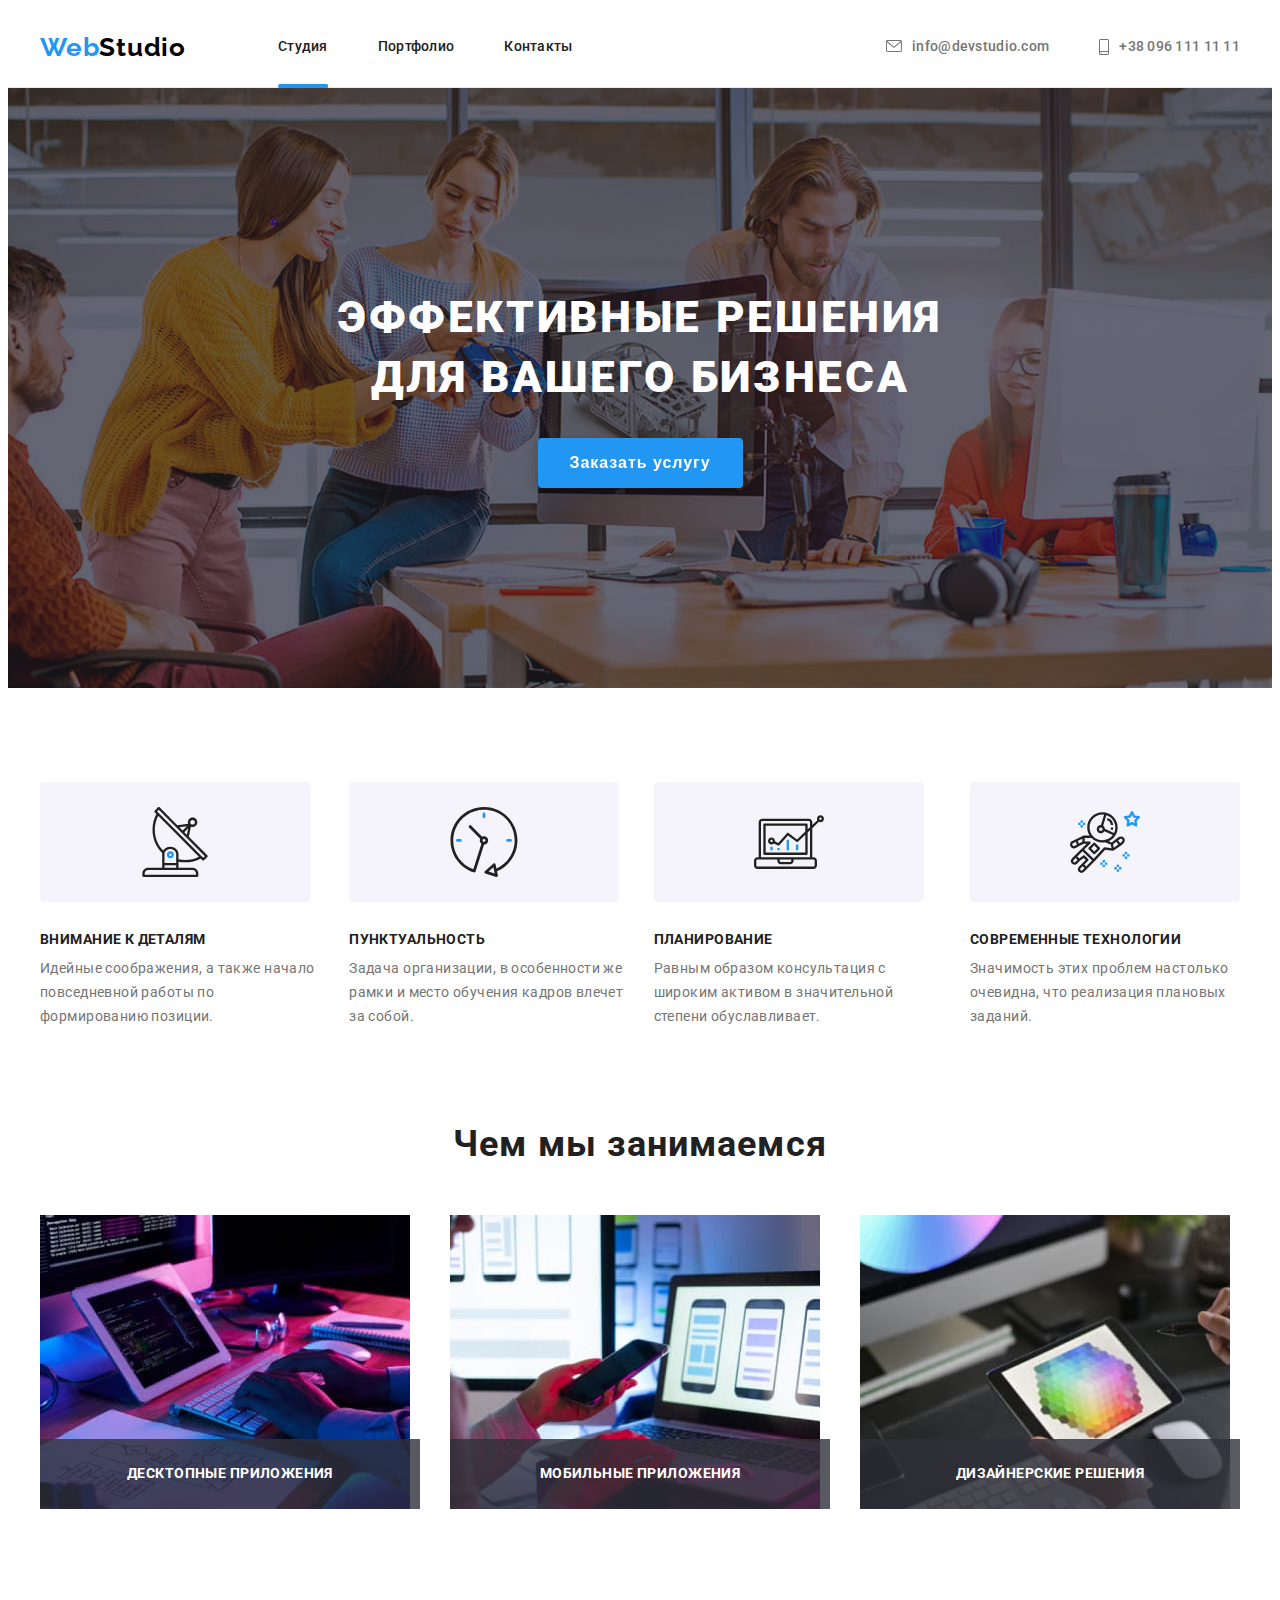
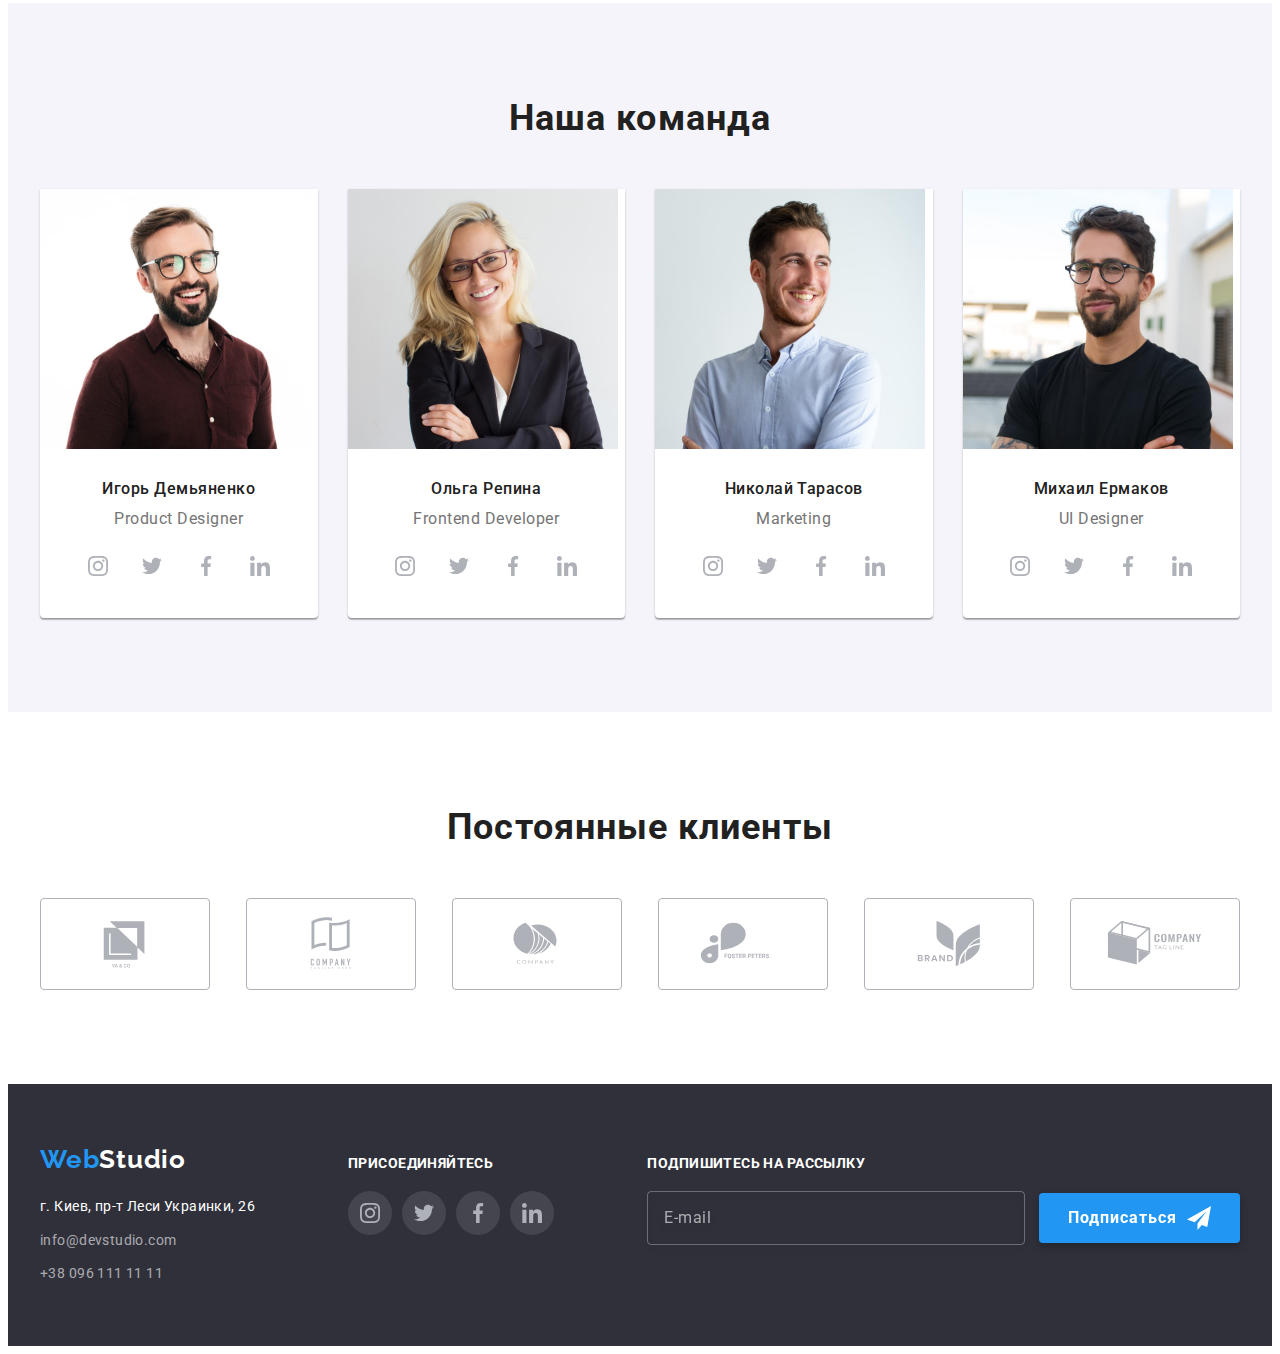
<file: index.html>
<!DOCTYPE html>
<html lang="ru">
<head>
    <meta charset="UTF-8">
    <meta http-equiv="X-UA-Compatible" content="IE=edge">
    <meta name="viewport" content="width=device-width, initial-scale=1.0">
    <title>Document</title>
    <link rel="preconnect" href="https://fonts.googleapis.com">
    <link rel="preconnect" href="https://fonts.gstatic.com" crossorigin>
    <link href="https://fonts.googleapis.com/css2?family=Raleway:wght@700&family=Roboto:wght@400;500;700;900&display=swap"
        rel="stylesheet">
    <link rel="stylesheet" href="https://cdnjs.cloudflare.com/ajax/libs/modern-normalize/1.1.0/modern-normalize.min.css"
        integrity="sha512-wpPYUAdjBVSE4KJnH1VR1HeZfpl1ub8YT/NKx4PuQ5NmX2tKuGu6U/JRp5y+Y8XG2tV+wKQpNHVUX03MfMFn9Q=="
        crossorigin="anonymous" referrerpolicy="no-referrer" />
    <link rel="stylesheet" href="./css/style.css">
</head>
<body>

    <!-- header -->
    <header class="header">
        <div class="container header-container">
            <nav class="navigation">       
                <a class="logo-accent link" href="/">Web<span class="logo-header">Studio</span></a>
                <ul class="nav-list list">
                    <li class="nav-list-item">
                        <a class="nav-list-link nav-list-active link" href="">Студия</a>
                    </li>
                    <li class="nav-list-item">
                        <a class="nav-list-link link" href="portfolio.html">Портфолио</a>
                    </li>
                    <li class="nav-list-item">
                        <a class="nav-list-link link" href="">Контакты</a>
                    </li>
                </ul>
            </nav>
            <ul class="contact list">
                <li class="contact-item">
                    <a class="contact-mail-link link" href="mailto:info@devstudio.com">
                        <svg class="icon-envelope" width="16" height="14">
                            <use href="./images/icons.svg#icon-envelope"></use>
                        </svg>info@devstudio.com
                    </a>
                </li>
                <li class="contact-item">
                    <a class="contact-tel-link link" href="tel:+380961111111">
                        <svg class="icon-smartphone" width="10" height="16">
                        <use href="./images/icons.svg#icon-smartphone"></use>
                    </svg>+38 096 111 11 11</a>
                </li>
            </ul>
        </div>
    </header>

    <main>
        <!-- hero -->
        <section class="hero">
            <div class="container">
                <h1 class="hero-title">Эффективные решения <br> для вашего бизнеса</h1>
                <button class="hero-btn" type="button" data-modal-open>Заказать услугу</button>
            </div>
        </section>

        <!-- Наши преимущества -->
        <section class="section">
            <div class="container">
                <h2 class="visually-hidden">Наши преимущества</h2>
                <ul class="advantage-list list">
                    <li class="advantage-list-item">
                        <div class="icon-advantage">
                            <svg width="70" height="70">
                            <use href="./images/icons.svg#icon-antenna"></use>
                        </svg></div>
                        <h3 class="advantage-title">Внимание к деталям</h3>
                        <p class="advantage-text">Идейные соображения, а также начало повседневной работы по формированию позиции.</p>
                    </li>
                    <li class="advantage-list-item">
                        <div class="icon-advantage">
                            <svg width="70" height="70">
                                <use href="./images/icons.svg#icon-clock"></use>
                            </svg>
                        </div>
                        <h3 class="advantage-title">Пунктуальность</h3>
                        <p class="advantage-text">Задача организации, в особенности же рамки и место обучения кадров влечет за собой.</p>
                    </li>
                    <li class="advantage-list-item">
                        <div class="icon-advantage">
                            <svg width="70" height="70">
                                <use href="./images/icons.svg#icon-diagram"></use>
                            </svg>
                        </div>
                        <h3 class="advantage-title">Планирование</h3>
                        <p class="advantage-text">Равным образом консультация с широким активом в значительной степени обуславливает.</p>
                    </li>
                    <li class="advantage-list-item">
                        <div class="icon-advantage">
                            <svg width="70" height="70">
                                <use href="./images/icons.svg#icon-astronaut"></use>
                            </svg>
                        </div>
                        <h3 class="advantage-title">Современные технологии</h3>
                        <p class="advantage-text">Значимость этих проблем настолько очевидна, что реализация плановых заданий.</p>
                    </li>
                </ul>
            </div>
        </section>

        <!-- Чем мы занимаемся -->
        <section class="section our-work-section">
            <div class="container">
                <h2 class="our-work ">Чем мы занимаемся</h2>
                <ul class="our-work-list list">
                    <li class="our-work-item">
                        <img src="./images/box1.jpg" alt="Компьютер" width="370">
                        <h3 class="our-work-label">Десктопные приложения</h3>
                    </li>
                    <li class="our-work-item">
                        <img src="./images/box2.jpg" alt="Компьютер" width="370">
                        <h3 class="our-work-label">Мобильные приложения</h3>
                    </li>
                    <li class="our-work-item">
                        <img src="./images/box3.jpg" alt="Компьютер" width="370">
                        <h3 class="our-work-label">Дизайнерские решения</h3>
                    </li>
                </ul>
            </div>
        </section>

        <!-- Наша команда -->
        <section class="section our-team-section">
            <div class="container">
                <h2 class="our-team">Наша команда</h2>
                <ul class="our-team-list list">
                    <li class="our-team-item">
                       <img src="./images/photo1.jpg" alt="Дизайнер продукта" width="270">
                       <div class="our-team-person">
                           <h3 class="our-team-name">Игорь Демьяненко</h3>
                           <p class="our-team-profession" lang="en">Product Designer</p>
                           <ul class="social-list list">
                               <li class="social-list-item"> 
                                   <a class="social-list-link" href="">
                                        <svg class="social-list-icon" width="20" height="20">
                                            <use href="./images/icons.svg#icon-instagram"></use>
                                        </svg>
                                   </a>
                                </li>
                               <li class="social-list-item">
                                   <a class="social-list-link" href="">
                                       <svg class="social-list-icon" width="20" height="20">
                                           <use href="./images/icons.svg#icon-twitter"></use>
                                       </svg>
                                   </a>
                                </li>
                                <li class="social-list-item">
                                    <a class="social-list-link" href="">
                                        <svg class="social-list-icon" width="20" height="20">
                                            <use href="./images/icons.svg#icon-facebook"></use>
                                        </svg>
                                    </a>
                                </li>
                                <li class="social-list-item">
                                    <a class="social-list-link" href="">
                                        <svg class="social-list-icon" width="20" height="20">
                                            <use href="./images/icons.svg#icon-linkedin"></use>
                                        </svg>
                                    </a>
                                </li>
                           </ul>
                       </div>
                    </li>
                    <li class="our-team-item">
                        <img src="./images/photo2.jpg" alt="Фронтенд-разработчик" width="270">
                        <div class="our-team-person">
                            <h3 class="our-team-name">Ольга Репина</h3>
                            <p class="our-team-profession" lang="en">Frontend Developer</p>
                            <ul class="social-list list">
                                <li class="social-list-item">
                                    <a class="social-list-link" href="">
                                        <svg class="social-list-icon" width="20" height="20">
                                            <use href="./images/icons.svg#icon-instagram"></use>
                                        </svg>
                                    </a>
                                </li>
                                <li class="social-list-item">
                                    <a class="social-list-link" href="">
                                        <svg class="social-list-icon" width="20" height="20">
                                            <use href="./images/icons.svg#icon-twitter"></use>
                                        </svg>
                                    </a>
                                </li>
                                <li class="social-list-item">
                                    <a class="social-list-link" href="">
                                        <svg class="social-list-icon" width="20" height="20">
                                            <use href="./images/icons.svg#icon-facebook"></use>
                                        </svg>
                                    </a>
                                </li>
                                <li class="social-list-item">
                                    <a class="social-list-link" href="">
                                        <svg class="social-list-icon" width="20" height="20">
                                            <use href="./images/icons.svg#icon-linkedin"></use>
                                        </svg>
                                    </a>
                                </li>
                            </ul>
                        </div>
                    </li>
                    <li class="our-team-item">
                        <img src="./images/photo3.jpg" alt="Маркетинг" width="270">
                        <div class="our-team-person">
                            <h3 class="our-team-name">Николай Тарасов</h3>
                            <p class="our-team-profession" lang="en">Marketing</p>
                            <ul class="social-list list">
                                <li class="social-list-item">
                                    <a class="social-list-link" href="">
                                        <svg class="social-list-icon" width="20" height="20">
                                            <use href="./images/icons.svg#icon-instagram"></use>
                                        </svg>
                                    </a>
                                </li>
                                <li class="social-list-item">
                                    <a class="social-list-link" href="">
                                        <svg class="social-list-icon" width="20" height="20">
                                            <use href="./images/icons.svg#icon-twitter"></use>
                                        </svg>
                                    </a>
                                </li>
                                <li class="social-list-item">
                                    <a class="social-list-link" href="">
                                        <svg class="social-list-icon" width="20" height="20">
                                            <use href="./images/icons.svg#icon-facebook"></use>
                                        </svg>
                                    </a>
                                </li>
                                <li class="social-list-item">
                                    <a class="social-list-link" href="">
                                        <svg class="social-list-icon" width="20" height="20">
                                            <use href="./images/icons.svg#icon-linkedin"></use>
                                        </svg>
                                    </a>
                                </li>
                            </ul>
                        </div>
                    </li>
                    <li class="our-team-item">
                        <img src="./images/photo4.jpg" alt="Дизайнер интерфейса " width="270">
                        <div class="our-team-person">
                            <h3 class="our-team-name">Михаил Ермаков</h3>
                            <p class="our-team-profession" lang="en">UI Designer</p>
                            <ul class="social-list list">
                                <li class="social-list-item">
                                    <a class="social-list-link" href="">
                                        <svg class="social-list-icon" width="20" height="20">
                                            <use href="./images/icons.svg#icon-instagram"></use>
                                        </svg>
                                    </a>
                                </li>
                                <li class="social-list-item">
                                    <a class="social-list-link" href="">
                                        <svg class="social-list-icon" width="20" height="20">
                                            <use href="./images/icons.svg#icon-twitter"></use>
                                        </svg>
                                    </a>
                                </li>
                                <li class="social-list-item">
                                    <a class="social-list-link" href="">
                                        <svg class="social-list-icon" width="20" height="20">
                                            <use href="./images/icons.svg#icon-facebook"></use>
                                        </svg>
                                    </a>
                                </li>
                                <li class="social-list-item">
                                    <a class="social-list-link" href="">
                                        <svg class="social-list-icon" width="20" height="20">
                                            <use href="./images/icons.svg#icon-linkedin"></use>
                                        </svg>
                                    </a>
                                </li>
                            </ul>
                        </div>
                    </li>
                </ul>
            </div>
        </section>

        <!-- Постоянные клиенты -->
        <section class="section">
            <div class="container">
                <h2 class="clients">Постоянные клиенты</h2>
                <ul class="clients-list list">
                    <li class="clients-list-item">
                        <a class="clients-list-link link" href="">
                            <svg width="106" height="60">
                                <use href="./images/icons.svg#icon-Logo"></use>
                            </svg>
                        </a>
                    </li>
                    <li class="clients-list-item">
                        <a class="clients-list-link link" href="">
                            <svg width="106" height="60">
                                <use href="./images/icons.svg#icon-Logo-1"></use>
                            </svg>
                        </a>
                    </li>
                    <li class="clients-list-item">
                        <a class="clients-list-link link" href="">
                            <svg width="106" height="60">
                                <use href="./images/icons.svg#icon-Logo-2"></use>
                            </svg>
                        </a>
                    </li>
                    <li class="clients-list-item">
                        <a class="clients-list-link link" href="">
                            <svg width="106" height="60">
                                <use href="./images/icons.svg#icon-Logo-3"></use>
                            </svg>
                        </a>
                    </li>
                    <li class="clients-list-item">
                        <a class="clients-list-link link" href="">
                            <svg width="106" height="60">
                                <use href="./images/icons.svg#icon-Logo-4"></use>
                            </svg>
                        </a>
                    </li>
                    <li class="clients-list-item">
                        <a class="clients-list-link link" href="">
                            <svg width="106" height="60">
                                <use href="./images/icons.svg#icon-Logo-5"></use>
                            </svg>
                        </a>
                    </li>
                </ul>
            </div>
        </section>
    </main>

    <!-- footer -->
    <footer class="footer">
        <div class="footer-container container">
            <div class="foter-section">
                <a class="logo-accent link" href="/">Web<span class="logo-footer">Studio</span></a>
                <address class="address-footer">
                    <ul class="footer-list list">
                        <li class="footer-item">
                            <a class="footer-addresses-link link" href="https://goo.gl/maps/nABEtvLASEamQnYQ8" target="_blank">г. Киев, пр-т Леси Украинки, 26</a>
                        </li>
                        <li class="footer-item">
                            <a class="footer-mail-link link" href="mailto:info@devstudio.com">info@devstudio.com</a>
                        </li>
                        <li class="footer-item">
                            <a class="footer-tel-link link" href="tell:+380961111111">+38 096 111 11 11</a>
                        </li>
                    </ul>
                </address>
            </div>
            <div class="foter-section-link">
                <h3 class="foter-section-title">присоединяйтесь</h3>
                <ul class="social-list list">
                    <li class="social-list-item">
                        <a class="social-list-link footer-icon-link" href="">
                            <svg class="social-list-icon" width="20" height="20">
                                <use href="./images/icons.svg#icon-instagram"></use>
                            </svg>
                        </a>
                    </li>
                    <li class="social-list-item">
                        <a class="social-list-link footer-icon-link" href="">
                            <svg class="social-list-icon" width="20" height="20">
                                <use href="./images/icons.svg#icon-twitter"></use>
                            </svg>
                        </a>
                    </li>
                    <li class="social-list-item">
                        <a class="social-list-link footer-icon-link" href="">
                            <svg class="social-list-icon" width="20" height="20">
                                <use href="./images/icons.svg#icon-facebook"></use>
                            </svg>
                        </a>
                    </li>
                    <li class="social-list-item">
                        <a class="social-list-link footer-icon-link" href="">
                            <svg class="social-list-icon" width="20" height="20">
                                <use href="./images/icons.svg#icon-linkedin"></use>
                            </svg>
                        </a>
                    </li>
                </ul>
            </div>
            <div class="foter-subscription">
                <h3 class="foter-section-title">Подпишитесь на рассылку</h3>
                <form action="">
                    <label class="foter-subscription-field">
                        <input name="user-email" class="foter-subscription-input" type="email" placeholder="E-mail" required>
                    </label>
                    <button type="submit" class="foter-subscription-btn">
                        Подписаться
                        <svg class="foter-subscription-icon" width="24" height="24">
                            <use href="./images/icons.svg#icon-icon-send"></use>
                        </svg>
                    </button>
                </form>
            </div>
        </div>
    </footer>

    <!-- Модальное окно -->
    <div class="backdrop is-hidden" data-modal>
        <div class="modal">
            <button class="modal-btn-close" data-modal-close>
                <svg class="icon-close" width="18" height="18">
                    <use href="./images/icons.svg#icon-close"></use>
                </svg>
            </button>
            <p class="contact-form-appeal">Оставьте свои данные, мы вам перезвоним</p>
            <form class="contact-form">
                <label class="contact-form-field">
                    <span class="contact-form-item">Имя</span> 
                    <span class="contact-form-input-wrapper">
                        <input name="user-name" class="contact-form-input" type="text" required>
                        <svg class="contact-form-icon" width="18" height="18">
                            <use href="./images/icons.svg#icon-person-black-18dp-1"></use>
                        </svg>
                    </span>
                </label>
                <label class="contact-form-field">
                    <span class="contact-form-item">Телефон</span>
                    <span class="contact-form-input-wrapper">
                        <input name="user-tel" class="contact-form-input" type="tel" required>
                        <svg class="contact-form-icon" width="18" height="18">
                            <use href="./images/icons.svg#icon-phone-black-18dp-1"></use>
                        </svg>
                    </span>     
                </label>
                <label class="contact-form-field">
                    <span class="contact-form-item">Почта</span> 
                    <span class="contact-form-input-wrapper">
                        <input name="user-email" class="contact-form-input" type="email" required>
                        <svg class="contact-form-icon" width="18" height="18">
                            <use href="./images/icons.svg#icon-email-black-18dp-1"></use>
                        </svg>
                    </span>                   
                    
                </label>
                <label class="contact-form-field">
                    <span class="contact-form-item">Комментарий</span>                    
                    <textarea name="user-comment" class="contact-form-comment" placeholder="Введите текст"></textarea>
                </label>
                <div class="contact-form-checkbox-wrapper">
                    <input name="uaccept-policy" type="checkbox" class="contact-form-checkbox visually-hidden" id="policy-checkbox" required>
                    <label for="policy-checkbox" class="contect-form-checkbox-label">Соглашаюсь с рассылкой и принимаю&nbsp<a class="agreement-conditions-link" href="">Условия договора</a></label>
                </div>
                <button class="contact-form-submit-btn" type="submit">Отправить</button>
            </form>
        </div>
    </div>
    <script src="./js/modal.js"></script>
</body>
</html>
</file>
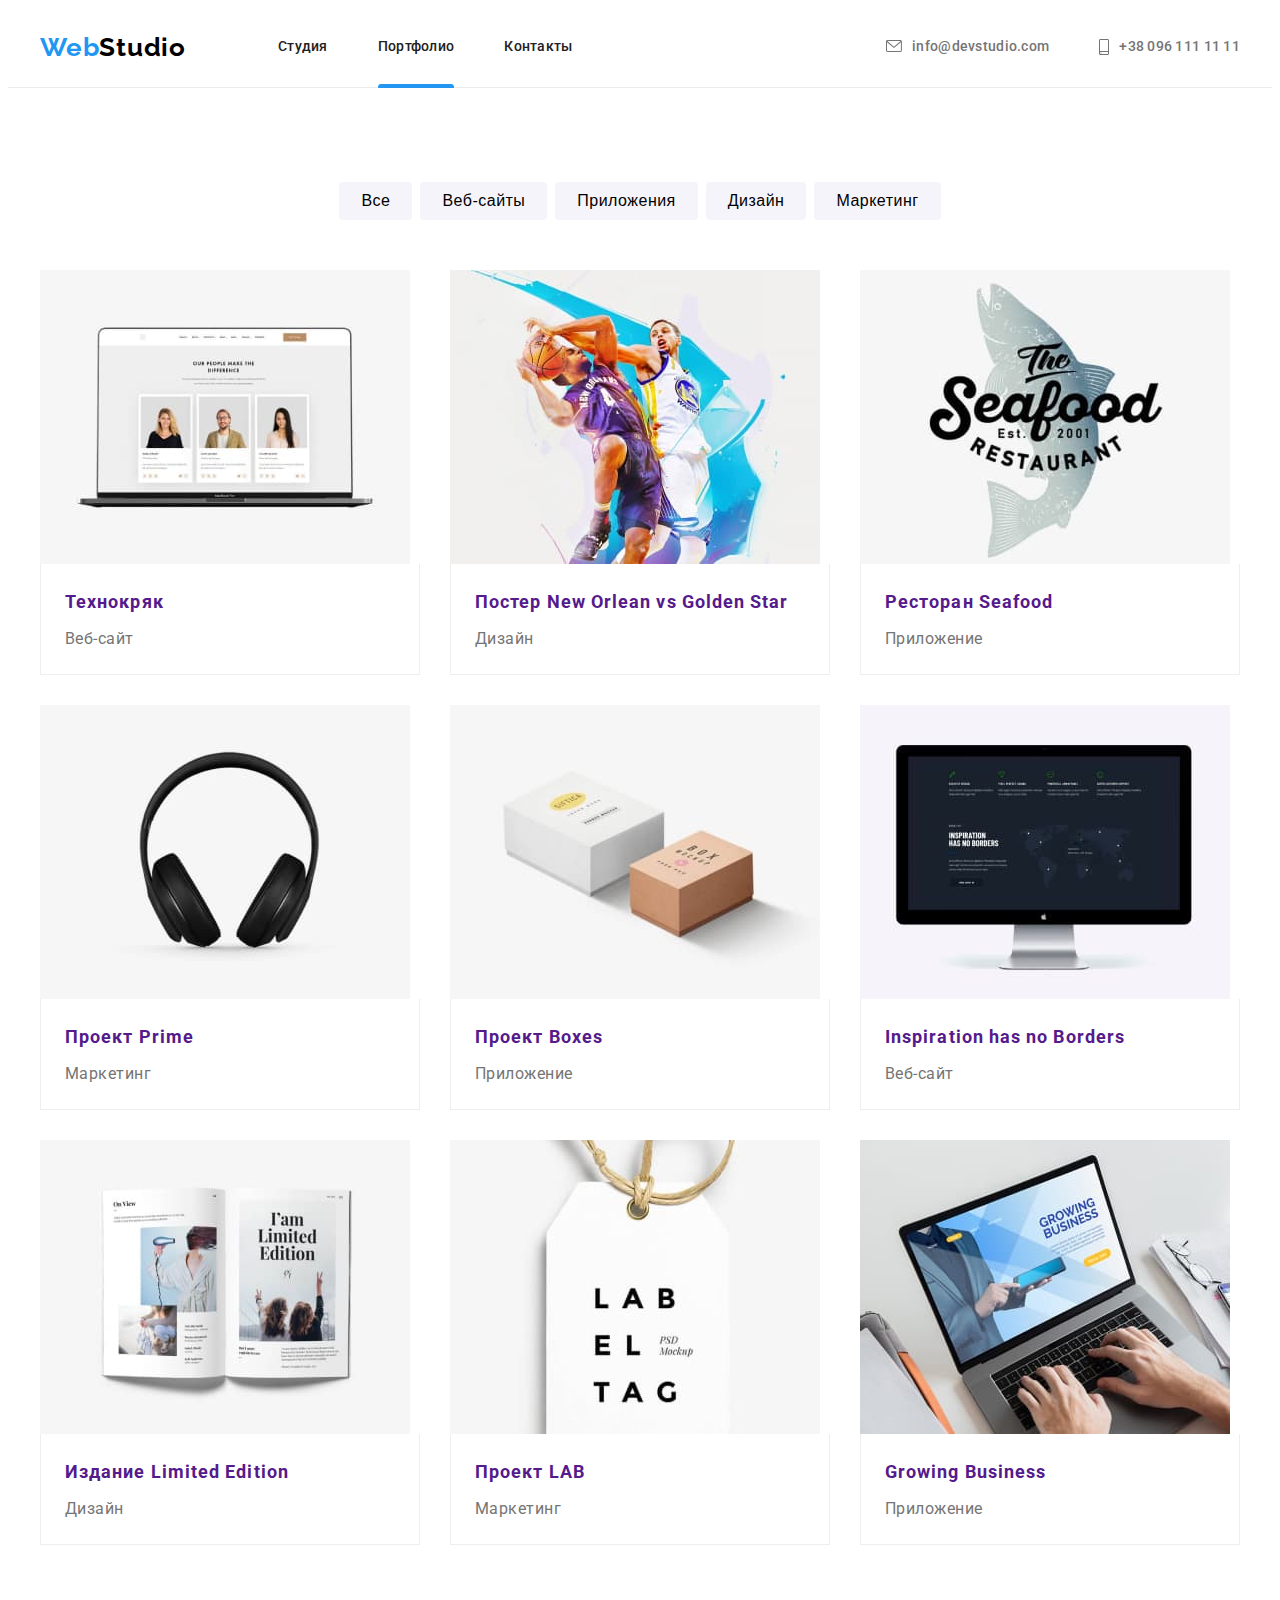
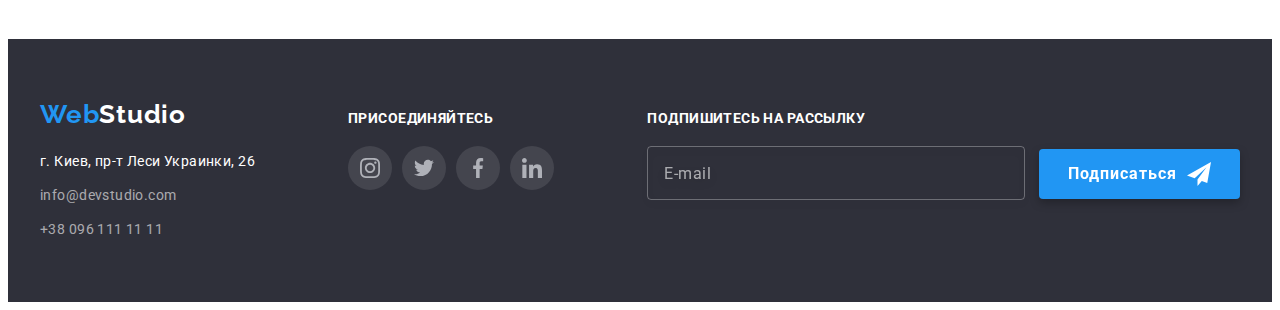
<file: portfolio.html>
<!DOCTYPE html>
<html lang="ru">
<head>
    <meta charset="UTF-8">
    <meta http-equiv="X-UA-Compatible" content="IE=edge">
    <meta name="viewport" content="width=device-width, initial-scale=1.0">
    <title>Document</title>
    <link rel="preconnect" href="https://fonts.googleapis.com">
    <link rel="preconnect" href="https://fonts.gstatic.com" crossorigin>
    <link href="https://fonts.googleapis.com/css2?family=Raleway:wght@700&family=Roboto:wght@400;500;700;900&display=swap"
        rel="stylesheet">
    <link rel="stylesheet" href="https://cdnjs.cloudflare.com/ajax/libs/modern-normalize/1.1.0/modern-normalize.min.css"
        integrity="sha512-wpPYUAdjBVSE4KJnH1VR1HeZfpl1ub8YT/NKx4PuQ5NmX2tKuGu6U/JRp5y+Y8XG2tV+wKQpNHVUX03MfMFn9Q=="
        crossorigin="anonymous" referrerpolicy="no-referrer" />
    <link rel="stylesheet" href="./css/style.css">
</head>
<body>

    <!-- header -->
    <header class="header">
        <div class="container header-container">
            <nav class="navigation">
                <a class="logo-accent link" href="/">Web<span class="logo-header">Studio</span></a>
                <ul class="nav-list list">
                    <li class="nav-list-item">
                        <a class="nav-list-link link" href="index.html">Студия</a>
                    </li>
                    <li class="nav-list-item">
                        <a class="nav-list-link nav-list-active link" href="">Портфолио</a>
                    </li>
                    <li class="nav-list-item">
                        <a class="nav-list-link link" href="">Контакты</a>
                    </li>
                </ul>
            </nav>
            <ul class="contact list">
                <li class="contact-item">
                    <a class="contact-mail-link link" href="mailto:info@devstudio.com">
                        <svg class="icon-envelope" width="16" height="14">
                            <use href="./images/icons.svg#icon-envelope"></use>
                        </svg>info@devstudio.com</a>
                </li>
                <li class="contact-item">
                    <a class="contact-tel-link link" href="tel:+380961111111">
                        <svg class="icon-smartphone" width="10" height="16">
                            <use href="./images/icons.svg#icon-smartphone"></use>
                        </svg>+38 096 111 11 11</a>
                </li>
            </ul>
        </div>
    </header>

    <main>
        <section class="section">
            <div class="container">
                <h1 class="visually-hidden">Портфолио</h1>
                <ul class="filter-list list">
                    <li class="filter-item">
                        <button class="filter-btn" type="button">Все</button>
                    </li>
                    <li class="filter-item">
                        <button class="filter-btn" type="button">Веб-сайты</button>
                    </li>
                    <li class="filter-item">
                        <button class="filter-btn" type="button">Приложения</button>
                    </li>
                    <li class="filter-item">
                        <button class="filter-btn" type="button">Дизайн</button>
                    </li>
                    <li class="filter-item">
                        <button class="filter-btn" type="button">Маркетинг</button>
                    </li>
                </ul>
                <ul class="projects-list list">
                    <li class="projects-item">
                        <a class="projects-link link" href="">
                            <div class="projects-overlay">
                                <img src="./images/site.jpg" alt="Веб-сайт" width="370">
                                <p class="projects-overlay-description">Ресурс предлагает комплексные предложения с разным уровнем функционала и сервисов. Все это позволит посетителю получить
                                исчерпывающие сведения о компании или частном лице.</p>
                            </div>
                            <div class="projects-decor"> 
                                <h2 class="projects-title">Технокряк</h2>
                                <p class="projects-desc">Веб-сайт</p>
                            </div>
                        </a>
                    </li>
                    <li class="projects-item">
                        <a class="projects-link link" href="">
                            <div class="projects-overlay">
                                <img src="./images/basketball.jpg" alt="Баскетбол" width="370">
                                <p class="projects-overlay-description">Ресурс предлагает комплексные предложения с разным уровнем функционала и сервисов. Все это позволит посетителю получить
                                исчерпывающие сведения о компании или частном лице.</p>
                            </div>
                            <div class="projects-decor">
                                <h2 class="projects-title">Постер New Orlean vs Golden Star</h2>
                                <p class="projects-desc">Дизайн</p>
                            </div>
                        </a>
                    </li>
                    <li class="projects-item">
                        <a class="projects-link link" href="">
                            <div class="projects-overlay">
                                <img src="./images/restaurant.jpg" alt="Вывеска ресторана" width="370">
                                <p class="projects-overlay-description">Ресурс предлагает комплексные предложения с разным уровнем функционала и сервисов. Все это позволит посетителю получить
                                исчерпывающие сведения о компании или частном лице.</p>
                            </div>
                            <div class="projects-decor">
                                <h2 class="projects-title">Ресторан Seafood</h2>
                                <p class="projects-desc">Приложение</p>
                            </div>
                        </a>
                    </li>
                    <li class="projects-item">
                        <a class="projects-link link" href="">
                            <div class="projects-overlay">
                                <img src="./images/headphones.jpg" alt="Наушники" width="370">
                                <p class="projects-overlay-description">Ресурс предлагает комплексные предложения с разным уровнем функционала и сервисов. Все это позволит посетителю получить
                                исчерпывающие сведения о компании или частном лице.</p>
                            </div>
                            <div class="projects-decor">
                                <h2 class="projects-title">Проект Prime</h2>
                                <p class="projects-desc">Маркетинг</p>
                            </div>
                        </a>
                    </li>
                    <li class="projects-item">
                        <a class="projects-link link" href="">
                            <div class="projects-overlay">
                                <img src="./images/package.jpg" alt="Коробки" width="370">
                                <p class="projects-overlay-description">Ресурс предлагает комплексные предложения с разным уровнем функционала и сервисов. Все это позволит посетителю получить
                                исчерпывающие сведения о компании или частном лице.</p>
                            </div>
                            <div class="projects-decor">
                                <h2 class="projects-title">Проект Boxes</h2>
                                <p class="projects-desc">Приложение</p>
                            </div>
                        </a>                            
                    </li>
                    <li class="projects-item">
                        <a class="projects-link link" href="">
                            <div class="projects-overlay">
                                <img src="./images/monitor.jpg" alt="Монитор" width="370">
                                <p class="projects-overlay-description">Ресурс предлагает комплексные предложения с разным уровнем функционала и сервисов. Все это позволит посетителю получить
                                исчерпывающие сведения о компании или частном лице.</p>
                            </div>
                            <div class="projects-decor">
                                <h2 class="projects-title">Inspiration has no Borders</h2>
                                <p class="projects-desc">Веб-сайт</p>
                            </div>
                        </a>                            
                    </li>
                    <li class="projects-item">
                        <a class="projects-link link" href="">
                            <div class="projects-overlay">
                                <img src="./images/magazine.jpg" alt="Журнал" width="370">
                                <p class="projects-overlay-description">Ресурс предлагает комплексные предложения с разным уровнем функционала и сервисов. Все это позволит посетителю получить
                                исчерпывающие сведения о компании или частном лице.</p>
                            </div>
                            <div class="projects-decor">
                                <h2 class="projects-title">Издание Limited Edition</h2>
                                <p class="projects-desc">Дизайн</p>
                            </div>
                        </a>                            
                    </li>
                    <li class="projects-item">
                        <a class="projects-link link" href="">
                            <div class="projects-overlay">
                                <img src="./images/label.jpg" alt="Лейбл" width="370">
                                <p class="projects-overlay-description">Ресурс предлагает комплексные предложения с разным уровнем функционала и сервисов. Все это позволит посетителю получить
                                исчерпывающие сведения о компании или частном лице.</p>
                            </div>
                            <div class="projects-decor">
                                <h2 class="projects-title">Проект LAB</h2>
                                <p class="projects-desc">Маркетинг</p>
                            </div>
                        </a>
                    </li>
                    <li class="projects-item">
                        <a class="projects-link link" href="">
                            <div class="projects-overlay">
                                <img src="./images/computer.jpg" alt="Ноутбук" width="370">
                                <p class="projects-overlay-description">Ресурс предлагает комплексные предложения с разным уровнем функционала и сервисов. Все это позволит посетителю получить
                                исчерпывающие сведения о компании или частном лице.</p>
                            </div>
                            <div class="projects-decor">
                                <h2 class="projects-title">Growing Business</h2>
                                <p class="projects-desc">Приложение</p>
                            </div>
                        </a>
                    </li>
                </ul>
            </div>
        </section>
    </main>
    
    <!-- footer -->
    <footer class="footer">
        <div class="footer-container container">
            <div class="foter-section">
                <a class="logo-accent link" href="/">Web<span class="logo-footer">Studio</span></a>
                <address class="address-footer">
                    <ul class="footer-list list">
                        <li class="footer-item">
                            <a class="footer-addresses-link link" href="https://goo.gl/maps/nABEtvLASEamQnYQ8"
                                target="_blank">г. Киев, пр-т Леси Украинки, 26</a>
                        </li>
                        <li class="footer-item">
                            <a class="footer-mail-link link" href="mailto:info@devstudio.com">info@devstudio.com</a>
                        </li>
                        <li class="footer-item">
                            <a class="footer-tel-link link" href="tell:+380961111111">+38 096 111 11 11</a>
                        </li>
                    </ul>
                </address>
            </div>
            <div class="foter-section-link">
                <h3 class="foter-section-title">присоединяйтесь</h3>
                <ul class="social-list list">
                    <li class="social-list-item">
                        <a class="social-list-link footer-icon-link" href="">
                            <svg class="social-list-icon" width="20" height="20">
                                <use href="./images/icons.svg#icon-instagram"></use>
                            </svg>
                        </a>
                    </li>
                    <li class="social-list-item">
                        <a class="social-list-link footer-icon-link" href="">
                            <svg class="social-list-icon" width="20" height="20">
                                <use href="./images/icons.svg#icon-twitter"></use>
                            </svg>
                        </a>
                    </li>
                    <li class="social-list-item">
                        <a class="social-list-link footer-icon-link" href="">
                            <svg class="social-list-icon" width="20" height="20">
                                <use href="./images/icons.svg#icon-facebook"></use>
                            </svg>
                        </a>
                    </li>
                    <li class="social-list-item">
                        <a class="social-list-link footer-icon-link" href="">
                            <svg class="social-list-icon" width="20" height="20">
                                <use href="./images/icons.svg#icon-linkedin"></use>
                            </svg>
                        </a>
                    </li>
                </ul>
            </div>
            <div class="foter-subscription">
                <h3 class="foter-section-title">Подпишитесь на рассылку</h3>
                <label class="foter-subscription-field">
                    <input class="foter-subscription-input" type="mail" placeholder="E-mail">
                </label>
                <button type="submit" class="foter-subscription-btn">
                    Подписаться
                    <svg class="foter-subscription-icon" width="24" height="24">
                        <use href="./images/icons.svg#icon-icon-send"></use>
                    </svg>
                </button>
            </div>
        </div>
    </footer>
</body>
</html>
</file>
<file: css/style.css>
:root {
  --primery-font-family: "Roboto", sans-serif;
  --secondary-font-family: "Raleway", sans-serif;
  --primery-text-color-dark: #212121;
  --secondary-text-color-medium: #757575;
  --tertiary-text-color-lite: #ffffff;
  --tertiary-text-color-lite-transparency: rgba(255, 255, 255, 0.6);
  --accent-text-color: #2196f3;
  --background-hero: #c4c4c4;
  --background-active-btn-hero: #188ce8;
  --background-btn-lite: #f5f4fa;
  --temporary-color: #000000;
  --btn-shadow: rgba(0, 0, 0, 0.25);
  --secondary-background-color: #2f303a;
  --border-color: #eeeeee;
  --border-header-color: #ececec;
  --primery-icon-color: #afb1b8;
}
body {
  font-family: var(--primery-font-family);
  color: var(--primery-text-color-dark);
}
h1,
h2,
h3,
h4,
h5,
h6,
p {
  margin-top: 0;
  margin-bottom: 0;
}

ul,
ol {
  margin-top: 0;
  margin-bottom: 0;
  padding-left: 0;
}

img {
  display: block;
  max-width: 100%;
  height: auto;
}
.visually-hidden {
  position: absolute;
  width: 1px;
  height: 1px;
  margin: -1px;
  border: 0;
  padding: 0;
  white-space: nowrap;
  clip-path: inset(100%);
  clip: rect(0 0 0 0);
  overflow: hidden;
}

.list {
  list-style: none;
}

.link {
  text-decoration: none;
}

.link:hover,
.link:focus {
  color: var(--accent-text-color);
}

.container {
  width: 1200px;
  margin-left: auto;
  margin-right: auto;
  padding-left: 15px;
  padding-right: 15px;
}
/*======== header ========*/
.header {
  border-bottom: 1px solid var(--border-header-color);
  padding-top: 24px;
  padding-bottom: 24px;
  font-weight: 500;
  font-size: 14px;
  line-height: 1.14;
  letter-spacing: 0.02em;
}
.header-container {
  display: flex;
  justify-content: space-between;
}
.navigation {
  display: flex;
}
.logo-accent {
  font-family: var(--secondary-font-family);
  font-weight: 700;
  font-size: 26px;
  line-height: 1.19;
  letter-spacing: 0.03em;
  color: var(--accent-text-color);
  margin-right: 92px;
}
.logo-header {
  color: var(--temporary-color);
}
.nav-list {
  display: flex;
  align-items: center;

}
.nav-list-item:not(:last-child) {
  margin-right: 50px;
}
.contact {
  display: flex;
  align-items: center;
  color: var(--secondary-text-color-medium);
}
.contact-item:not(:last-child) {
  margin-right: 50px;
}

.nav-list-link,
.contact-mail-link,
.contact-tel-link {
  position: relative;
  color: currentColor;
  display: flex;
  transition: color 250ms cubic-bezier(0.4, 0, 0.2, 1);
}
.nav-list-active.nav-list-link::after {
  content: "";
  height: 4px;
  width: 100%;
  background-size: cover;
  background-repeat: no-repeat;
  position: absolute;
  bottom: -33px;
  background-image: url("../images/svg/hover.svg");
}

.icon-envelope {
  margin-right: 10px;
  fill: currentColor;
  align-items: center;
}
.icon-smartphone {
  margin-right: 10px;
  fill: currentColor;
  align-items: center;
}

/*========== hero ===========*/
.hero {
  max-width: 1600px;
  margin-left: auto;
  margin-right: auto;
  background-color: var(--background-hero);
  text-align: center;
  padding-top: 200px;
  padding-bottom: 200px;
  background-image: linear-gradient(
      rgba(47, 48, 58, 0.4),
      rgba(47, 48, 58, 0.4)
    ),
    url(../images/hero.jpg);
  background-repeat: no-repeat;
  background-position: center center;
  background-size: cover;
}
.hero-title {
  font-weight: 900;
  font-size: 44px;
  line-height: 1.36;
  letter-spacing: 0.06em;
  text-transform: uppercase;
  color: var(--tertiary-text-color-lite);
  margin-bottom: 30px;
}
.hero-btn {
  border: transparent;
  border-radius: 4px;
  padding: 10px 32px;
  font-weight: 700;
  font-size: 16px;
  line-height: 1.87;
  letter-spacing: 0.06em;
  cursor: pointer;
  background-color: var(--accent-text-color);
  color: var(--tertiary-text-color-lite);
  filter: drop-shadow(0px 4px 4px var(--btn-shadow));
  transition: background-color 250ms cubic-bezier(0.4, 0, 0.2, 1);
}

.hero-btn:hover,
.hero-btn:focus {
  background-color: var(--background-active-btn-hero);
}
/* ======== MAIN =========== */
.section {
  padding-top: 94px;
  padding-bottom: 94px;
}
/* ======= Наши преимущества ======== */
.advantage-list {
  display: flex;
  margin-left: -30px;
}
.advantage-list-item {
  flex-basis: calc((100%-120px) / 4);
  margin-left: 30px;
}
.advantage-title {
  font-size: 14px;
  line-height: 1.14;
  letter-spacing: 0.03em;
  text-transform: uppercase;
  margin-bottom: 10px;
}
.advantage-text {
  font-size: 14px;
  line-height: 1.71;
  letter-spacing: 0.03em;
  color: var(--secondary-text-color-medium);
}

.icon-advantage {
  display: flex;
  justify-content: center;
  align-items: center;
  width: 270px;
  height: 120px;
  margin-bottom: 30px;
  background-color: #f5f4fa;
  border-radius: 4px;
}

.our-work,
.our-team,
.clients {
  font-size: 36px;
  line-height: 1.17;
  letter-spacing: 0.03em;
  text-align: center;
  margin-bottom: 50px;
}

/* ========= Чем мы занимаемся ========== */
.our-work-section {
  padding-top: 0px;
}
.our-work-list {
  display: flex;
  justify-content: space-between;
  margin-left: -30px;
}
.our-work-item {
  position: relative;
  flex-basis: calc((100% - 90px) / 3);
  margin-left: 30px;
}
.our-work-label {
  position: absolute;
  display: flex;
  bottom: 0px;
  width: 100%;
  height: 70px;
  font-size: 14px;
  line-height: 1.14em;
  letter-spacing: 0.03em;
  text-transform: uppercase;
  justify-content: center;
  align-items: center;
  color: var(--tertiary-text-color-lite);
  background: rgba(47, 48, 58, 0.8);
}

/* ===== Наша команда ====== */
.our-team-section {
  background-color: var(--background-btn-lite);
}
.our-team-list {
  display: flex;
  flex-wrap: wrap;
  margin-left: -30px;
}
.our-team-item {
  flex-basis: calc((100% - 120px) / 4);
  margin-left: 30px;
  box-shadow: 0px 1px 3px rgba(0, 0, 0, 0.12), 0px 1px 1px rgba(0, 0, 0, 0.14),
    0px 2px 1px rgba(0, 0, 0, 0.2);
  border-radius: 0px 0px 4px 4px;
  background-color: var(--tertiary-text-color-lite);
}
.our-team-person {
  padding-top: 30px;
  padding-bottom: 30px;
  text-align: center;
}
.our-team-name {
  margin-bottom: 10px;
  font-weight: 500;
  font-size: 16px;
  line-height: 1.19;
  letter-spacing: 0.03em;
}
.our-team-profession {
  font-size: 16px;
  line-height: 1.19;
  letter-spacing: 0.03em;
  color: var(--secondary-text-color-medium);
  margin-bottom: 16px;
}
.social-list {
  display: flex;
  justify-content: center;
}
.social-list-link {
  display: flex;
  justify-content: center;
  align-items: center;
  width: 44px;
  height: 44px;
  border-radius: 50%;
  fill: var(--primery-icon-color);
  transition: background-color 250ms cubic-bezier(0.4, 0, 0.2, 1),
  fill 250ms cubic-bezier(0.4, 0, 0.2, 1);
}
.social-list-link:hover,
.social-list-link:focus {
  background-color: var(--accent-text-color);
  fill: var(--tertiary-text-color-lite);
}

.social-list-item:not(:last-child) {
  margin-right: 10px;
}

/* ===== Постоянные клиенты ===== */
.clients-list {
  display: flex;
  justify-content: space-between;
}
.clients-list-link {
  display: flex;
  justify-content: center;
  align-items: center;
  width: 170px;
  height: 92px;
  border: 1px solid var(--primery-icon-color);
  box-sizing: border-box;
  border-radius: 4px;
  fill: var(--primery-icon-color);
  transition: fill 250ms cubic-bezier(0.4, 0, 0.2, 1),
    border 250ms cubic-bezier(0.4, 0, 0.2, 1);
}
.clients-list-link:hover,
.clients-list-link:focus {
  fill: var(--accent-text-color);
  border: 1px solid var(--accent-text-color);
}

/* ===== footer ===== */
.footer-container {
  align-items: baseline;
  display: flex;
}
.footer {
  background-color: var(--secondary-background-color);
  padding-bottom: 60px;
  padding-top: 60px;
}
.foter-section {
  margin-right: 70px;
}
.footer-icon-link {
  background-color: rgba(255, 255, 255, 0.1);
  transition: background-color 250ms cubic-bezier(0.4, 0, 0.2, 1);
}

.logo-footer {
  color: var(--tertiary-text-color-lite);
}
.address-footer {
  margin-top: 20px;
}

.footer-list {
  font-style: normal;
  font-size: 14px;
  line-height: 1.71;
  letter-spacing: 0.03em;
}
.footer-item:not(:last-child) {
  margin-bottom: 10px;
}

.footer-addresses-link {
  color: var(--tertiary-text-color-lite);
  transition: color 250ms cubic-bezier(0.4, 0, 0.2, 1);
}
.footer-mail-link,
.footer-tel-link {
  color: var(--tertiary-text-color-lite-transparency);
  transition: color 250ms cubic-bezier(0.4, 0, 0.2, 1);
}

.foter-section-title {
  text-transform: uppercase;
  font-weight: 700;
  font-size: 14px;
  line-height: 16px;
  letter-spacing: 0.03em;
  color: var(--tertiary-text-color-lite);
  margin-bottom: 20px;
}
.foter-subscription{
  margin-left: auto;
}
.foter-subscription-input{
  width: 358px;
  height: 50px;
  padding-left: 16px;
  margin-right: 10px;
  border: 1px solid rgba(255, 255, 255, 0.3);
  filter: drop-shadow(0px 4px 4px rgba(0, 0, 0, 0.15));
  border-radius: 4px;
  background-color: transparent;
  font-family: var(--primery-font-family);
  font-size: 16px;
  line-height: 1.25em;
  letter-spacing: 0.03em;
  color: rgba(255, 255, 255, 0.6);
}
.foter-subscription-input::placeholder{
  font-size: 16px;
  line-height: 1.25em;
  letter-spacing: 0.03em;
  color: rgba(255, 255, 255, 0.6);
}
.foter-subscription-btn{
  display: inline-flex;
  align-items: center;
  border: transparent;
  font-family: var(--primery-font-family);
  border-radius: 4px;
  padding: 10px 29px;
  font-weight: 700;
  font-size: 16px;
  line-height: 1.87;
  letter-spacing: 0.06em;
  cursor: pointer;
  background-color: var(--accent-text-color);
  color: var(--tertiary-text-color-lite);
  filter: drop-shadow(0px 4px 4px var(--btn-shadow));
  transition: background-color 250ms cubic-bezier(0.4, 0, 0.2, 1);
}
.foter-subscription-icon{
  fill: currentColor;
  margin-left: 10px;
}

.foter-subscription-btn:hover,
.foter-subscription-btn:focus {
  background-color: var(--background-active-btn-hero);
}

/* ====== Портфолио ======= */
.filter-list {
  display: flex;
  justify-content: center;
  margin-bottom: 50px;
}
.filter-item:not(:last-child) {
  margin-right: 8px;
}
.filter-btn {
  border: transparent;
  border-radius: 4px;
  padding: 6px 22px;
  font-weight: 500;
  font-size: 16px;
  line-height: 1.63;
  letter-spacing: 0.03em;
  cursor: pointer;
  background-color: var(--background-btn-lite);
  transition: background-color 250ms cubic-bezier(0.4, 0, 0.2, 1),
  color 250ms cubic-bezier(0.4, 0, 0.2, 1),
  filter 250ms cubic-bezier(0.4, 0, 0.2, 1);
}
.filter-btn:hover,
.filter-btn:focus {
  background-color: var(--background-active-btn-hero);
  color: var(--tertiary-text-color-lite);
  filter: drop-shadow(0px 4px 4px var(--btn-shadow));
}
.projects-list {
  display: flex;
  flex-wrap: wrap;
  margin-left: -30px;
  margin-bottom: -30px;
}
.projects-item {
  flex-basis: calc((100% - 90px) / 3);
  margin-left: 30px;
  margin-bottom: 30px;
}
.projects-link {
  display: block;
  transition: box-shadow 250ms cubic-bezier(0.4, 0, 0.2, 1);
}

.projects-overlay {
  position: relative;
  overflow: hidden;
}
.projects-overlay-description {
  position: absolute;
  display: flex;
  top: 0px;
  left: 0px;
  width: 100%;
  height: 100%;
  align-items: center;
  overflow: auto;
  transform: translateY(100%);
  transition: transform 250ms cubic-bezier(0.4, 0, 0.2, 1);
  padding: 24px ;
  font-size: 18px;
  line-height: 1.56em;
  letter-spacing: 0.03em;
  background-color: rgba(33, 150, 243, 0.9);
  color: var(--tertiary-text-color-lite);
}
.projects-link:hover .projects-overlay-description,
.projects-link:focus .projects-overlay-description {
  transform: translateY(0);
}
.projects-decor {
  border: 1px solid var(--border-color);
  border-top: none;
  padding: 20px 24px;
}
.projects-title {
  margin-bottom: 4px;
  font-size: 18px;
  line-height: 2;
  letter-spacing: 0.06em;
}
.projects-desc {
  font-size: 16px;
  line-height: 1.88;
  letter-spacing: 0.03em;
  color: var(--secondary-text-color-medium);
}
.projects-link:hover,
.projects-link:focus {
  box-shadow: 0px 1px 1px rgba(0, 0, 0, 0.12), 0px 4px 4px rgba(0, 0, 0, 0.06),
  1px 4px 6px rgba(0, 0, 0, 0.16);
  color: var(--primery-text-color-dark);
}

/* ====== Модальное окно ======= */
.backdrop {
  position: fixed;
  left: 0;
  top: 0;
  width: 100vw;
  height: 100vh;
  background: rgba(0, 0, 0, 0.2);
  transition: opacity 250ms cubic-bezie+r(0.4, 0, 0.2, 1),
  visibility 250ms cubic-bezier(0.4, 0, 0.2, 1);
}
.backdrop.is-hidden {
  opacity: 0;
  pointer-events: none;
  visibility: hidden;
  
}
.modal {
  position: absolute;
  top: 50%;
  left: 50%;
  transform: translate(-50%, -50%);
  width: 528px;
  height: 581px;
  padding: 40px;
  border-radius: 4px;
  background-color: var(--tertiary-text-color-lite);
  box-shadow: 0px 4px 4px rgba(0, 0, 0, 0.25);
  
}
.modal-btn-close {
  position: absolute;
  right: 8px;
  top: 8px;
  display: flex;
  justify-content: center;
  align-items: center;
  cursor: pointer;
  width: 30px;
  height: 30px;
  padding: 0;
  border: 1px solid rgba(0, 0, 0, 0.1);
  border-radius: 50%;
  background-color: transparent;
}
.modal-btn-close .icon-close {
  transition: fill 250ms cubic-bezier(0.4, 0, 0.2, 1);
}
.modal-btn-close:hover .icon-close,
.modal-btn-close:focus .icon-close {
  fill: var(--accent-text-color);
}
.modal-btn-close:focus{
  outline: none;
}
.contact-form-appeal{
  margin-bottom: 12px;
  font-weight: 700;
  font-size: 20px;
  line-height: 1,15em;
  text-align: center;
  letter-spacing: 0.03em;
  color: var(--primery-text-color-dark);
}

.contact-form-field{
  display: block;
  margin-bottom: 10px;

}
.contact-form-item{
  font-size: 12px;
  line-height: 1.17px;
  letter-spacing: 0.01em;
  color: var(--secondary-text-color-medium);
}
.contact-form-input{
  width: 100%;
  height: 40px;
  padding-left: 42px;
  border: 1px solid rgba(33, 33, 33, 0.2);
  box-sizing: border-box;
  border-radius: 4px;
  transition: border-color 250ms cubic-bezier(0.4, 0, 0.2, 1);
  }
.contact-form-input:focus {
  outline: none;
  border-color: var(--accent-text-color);
}
.contact-form-input-wrapper{
  position: relative;
  display: block;
  margin-top: 4px;
}
.contact-form-icon{
  position: absolute;
  top: 50%;
  left: 12px;
  transform: translateY(-50%);
  transition: fill 250ms cubic-bezier(0.4, 0, 0.2, 1);
}
.contact-form-input:focus + .contact-form-icon {
  fill: var(--accent-text-color);
}
.contact-form-comment{
  width: 100%;
  height: 120px;
  padding: 12px 16px;
  margin-top: 4px;
  resize: none;
  border: 1px solid rgba(33, 33, 33, 0.2);
  box-sizing: border-box;
  border-radius: 4px;
  font-size: 14px;
  line-height: 1.14em;
  letter-spacing: 0.01em;
  transition: border-color 250ms cubic-bezier(0.4, 0, 0.2, 1);
  }
.contact-form-comment::placeholder{
  color: rgba(117, 117, 117, 0.5);
  font-size: 12px;
  line-height: 1.17em;
  
}
.contact-form-comment:focus{
  outline: none;
  border-color: var(--accent-text-color);
}
.contact-form-checkbox-wrapper{
  margin-bottom: 30px;
}
.contect-form-checkbox-label{
  display: flex;
  align-items: center;
  font-size: 14px;
  line-height: 1.71em;
  letter-spacing: 0.03em;
  color: #757575;
}
.contect-form-checkbox-label::before {
  display: inline-block;
  margin-right: 8px;
  content: "";
  width: 16px;
  height: 15px;
  border-radius: 2px;
  cursor: pointer;
  background-position: center;
  background-repeat: no-repeat;
  background-image: url("../images/svg/modal-icon-check.svg");
  transition: background-color 250ms cubic-bezier(0.4, 0, 0.2, 1),
  background-image 250ms cubic-bezier(0.4, 0, 0.2, 1);
}
.contact-form-checkbox:checked + .contect-form-checkbox-label::before {
  background-color: var(--accent-text-color);
  background-image: url("../images/svg/modal-check-active.svg");
  }
.contact-form-submit-btn{
  display: block;
  margin: 0 auto;
  border: transparent;
  border-radius: 4px;
  padding: 10px 56px;
  font-weight: 700;
  font-size: 16px;
  line-height: 1.87;
  letter-spacing: 0.06em;
  cursor: pointer;
  background-color: var(--accent-text-color);
  color: var(--tertiary-text-color-lite);
  box-shadow: 0px 4px 4px rgba(0, 0, 0, 0.15);
  transition: background-color 250ms cubic-bezier(0.4, 0, 0.2, 1);
}
  .contact-form-submit-btn:hover,
  .hcontact-form-submit-btn:focus {
    background-color: var(--background-active-btn-hero);
}
.agreement-conditions-link{
  color: var(--accent-text-color);
}
</file>
